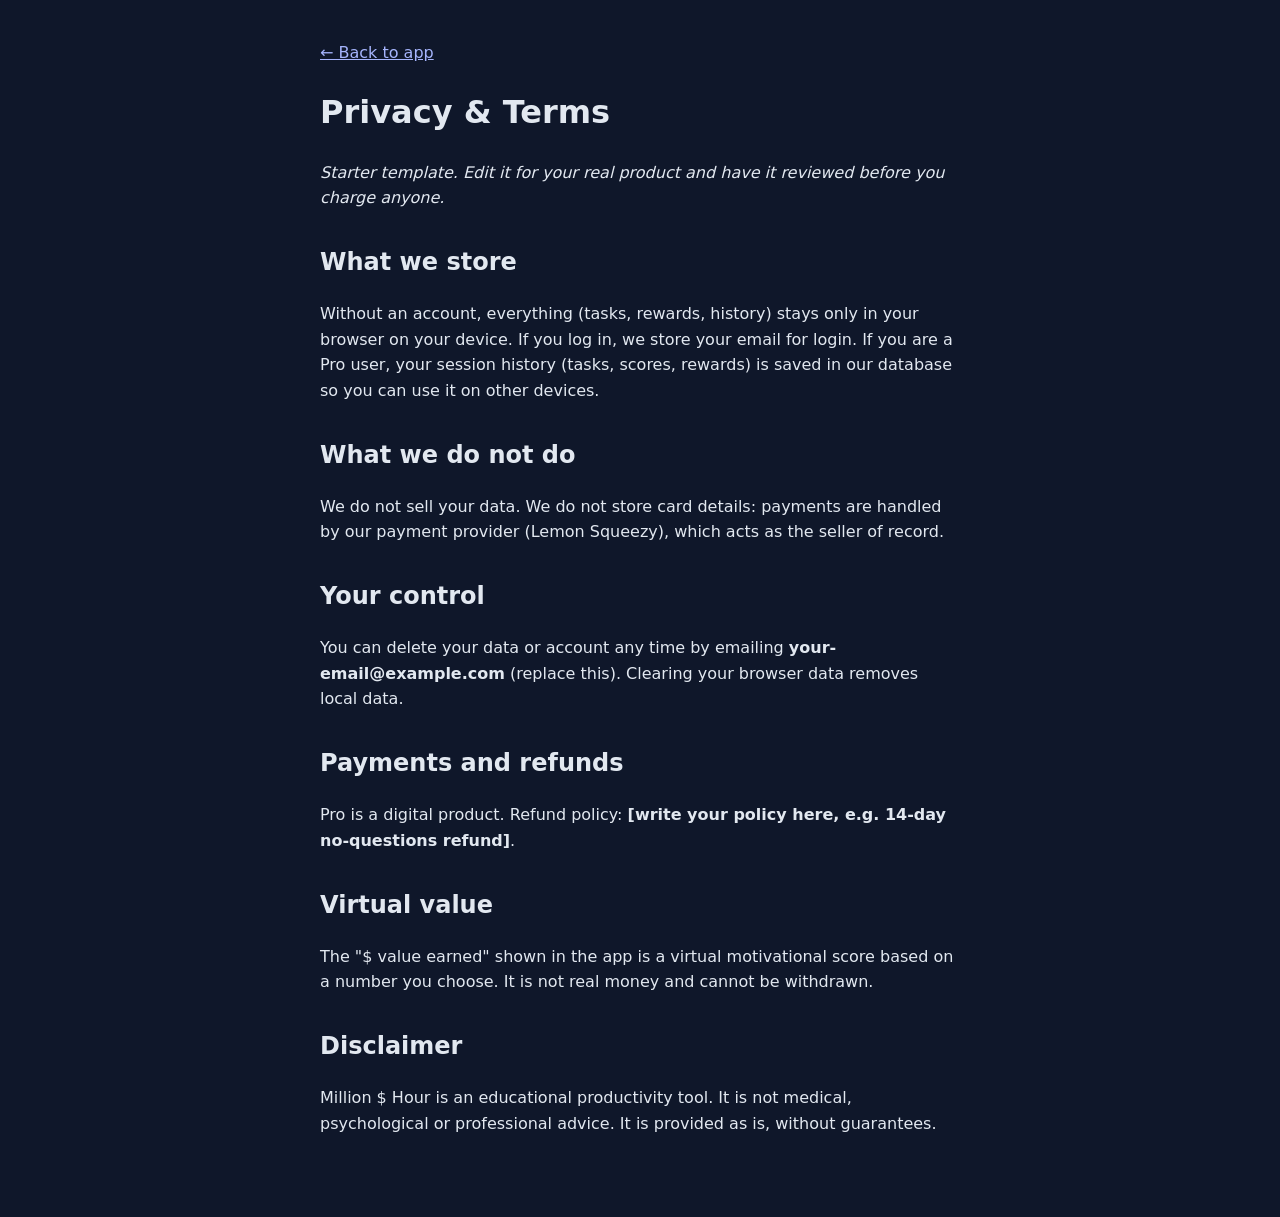
<file: privacy.html>
<!doctype html>
<html lang="en">
<head>
  <meta charset="utf-8">
  <meta name="viewport" content="width=device-width, initial-scale=1">
  <title>Privacy & Terms · Million $ Hour</title>
  <style>
    body { font-family: system-ui, sans-serif; background: #0f172a; color: #e2e8f0; line-height: 1.6; margin: 0; }
    main { max-width: 40rem; margin: 0 auto; padding: 1.5rem 1rem 4rem; }
    a { color: #a5b4fc; }
    h2 { margin-top: 2rem; }
  </style>
</head>
<body>
<main>
  <p><a href="index.html">&larr; Back to app</a></p>
  <h1>Privacy & Terms</h1>
  <p><em>Starter template. Edit it for your real product and have it reviewed before you charge anyone.</em></p>

  <h2>What we store</h2>
  <p>Without an account, everything (tasks, rewards, history) stays only in your browser on your device. If you log in, we store your email for login. If you are a Pro user, your session history (tasks, scores, rewards) is saved in our database so you can use it on other devices.</p>

  <h2>What we do not do</h2>
  <p>We do not sell your data. We do not store card details: payments are handled by our payment provider (Lemon Squeezy), which acts as the seller of record.</p>

  <h2>Your control</h2>
  <p>You can delete your data or account any time by emailing <strong>your-email@example.com</strong> (replace this). Clearing your browser data removes local data.</p>

  <h2>Payments and refunds</h2>
  <p>Pro is a digital product. Refund policy: <strong>[write your policy here, e.g. 14-day no-questions refund]</strong>.</p>

  <h2>Virtual value</h2>
  <p>The "$ value earned" shown in the app is a virtual motivational score based on a number you choose. It is not real money and cannot be withdrawn.</p>

  <h2>Disclaimer</h2>
  <p>Million $ Hour is an educational productivity tool. It is not medical, psychological or professional advice. It is provided as is, without guarantees.</p>
</main>
</body>
</html>
</file>
